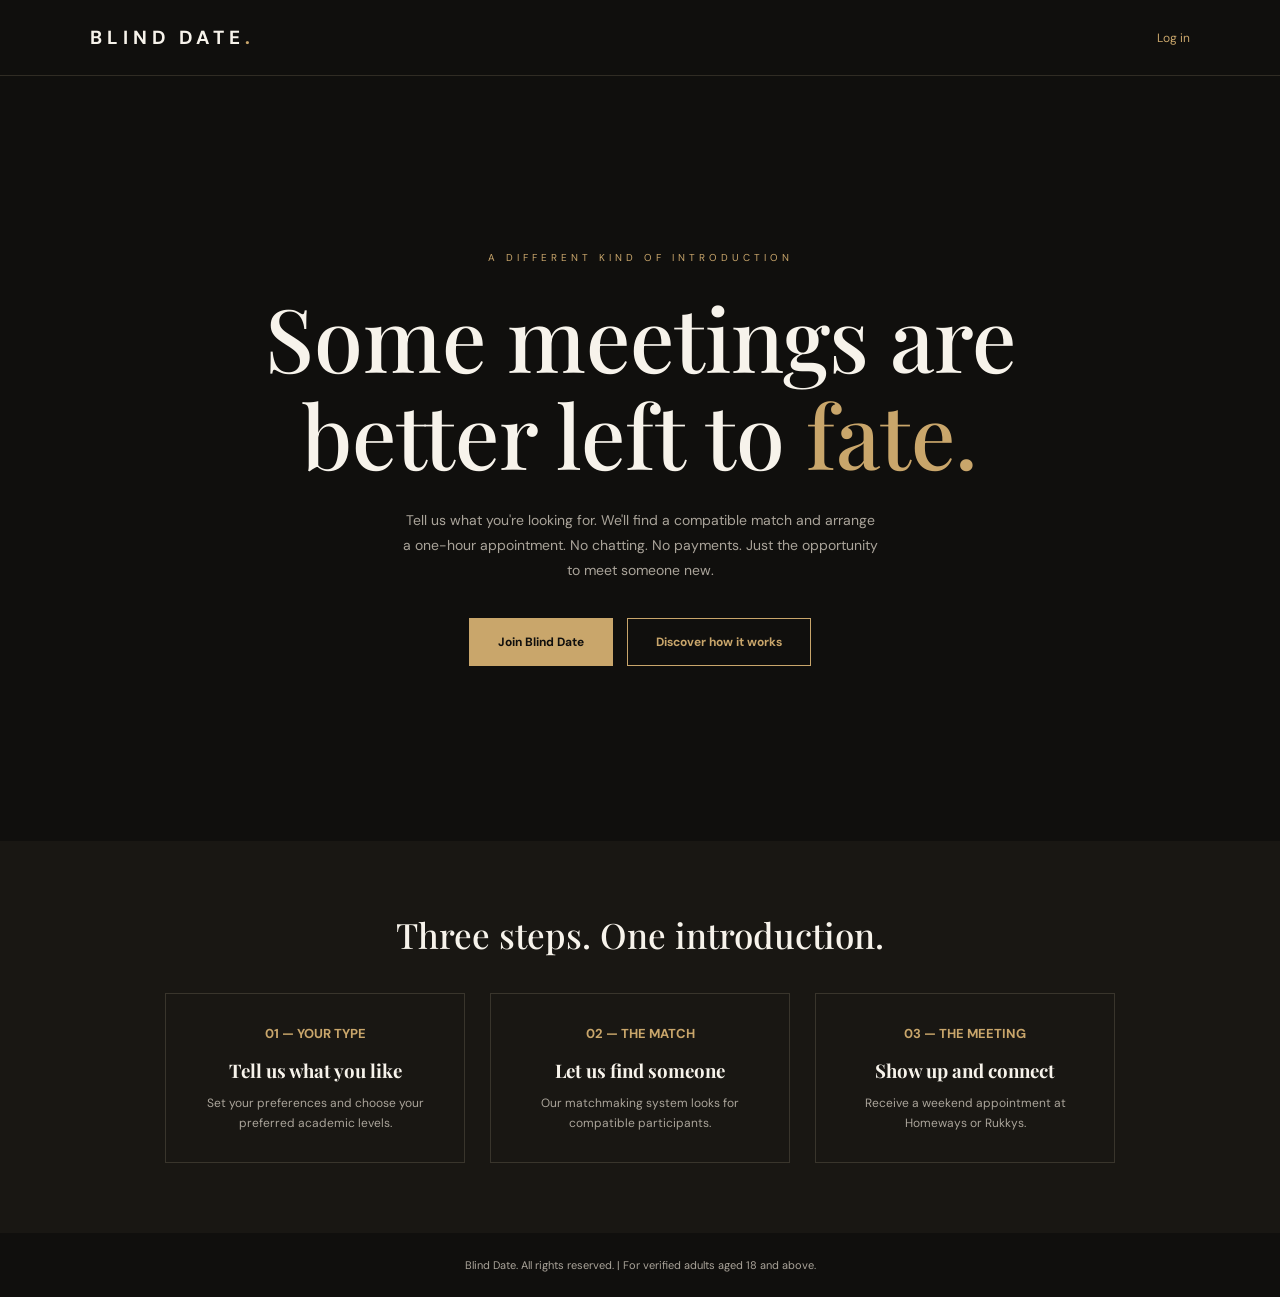
<file: index.html>
<!DOCTYPE html>
<html lang="en">
<head>
  <meta charset="UTF-8">
  <meta name="viewport" content="width=device-width, initial-scale=1.0">
  <title>Blind Date — Let Fate Introduce You</title>
  <link rel="stylesheet" href="css/style.css">
  <style>
    .hero {
      min-height: 85vh;
      display: flex;
      flex-direction: column;
      align-items: center;
      justify-content: center;
      text-align: center;
      padding: 50px 20px;
    }
    .hero-tag {
      color: var(--gold);
      letter-spacing: 4px;
      font-size: 10px;
      margin-bottom: 25px;
    }
    .hero h1 {
      font-family: 'Playfair Display', serif;
      font-size: clamp(48px, 9vw, 88px);
      font-weight: 500;
      line-height: 1.1;
      max-width: 850px;
    }
    .hero h1 span { color: var(--gold); }
    .hero p {
      color: var(--muted);
      max-width: 480px;
      line-height: 1.8;
      margin: 25px 0 35px;
      font-size: 14px;
    }
    .hero-actions {
      display: flex;
      gap: 14px;
      flex-wrap: wrap;
      justify-content: center;
    }
    .hero-actions a {
      padding: 15px 28px;
      text-decoration: none;
      font-size: 12px;
      font-weight: 700;
      border: 1px solid var(--gold);
    }
    .primary-link { background: var(--gold); color: var(--black); }
    .secondary-link { color: var(--gold); }
    .how-section {
      padding: 70px 20px;
      background: #191713;
      text-align: center;
    }
    .how-section h2 {
      font-family: 'Playfair Display', serif;
      font-size: 35px;
      font-weight: 500;
      margin-bottom: 35px;
    }
    .steps {
      max-width: 950px;
      margin: auto;
      display: grid;
      grid-template-columns: repeat(3, 1fr);
      gap: 25px;
    }
    .step {
      padding: 28px 20px;
      border: 1px solid #39352c;
    }
    .step strong { color: var(--gold); font-size: 13px; }
    .step h3 { margin: 15px 0 10px; font-family: 'Playfair Display', serif; }
    .step p { color: var(--muted); font-size: 12px; line-height: 1.7; }
    footer {
      padding: 25px;
      text-align: center;
      color: var(--muted);
      font-size: 11px;
    }
    @media(max-width:650px) {
      .steps { grid-template-columns: 1fr; }
    }
  </style>
</head>
<body>
  <header style="padding:25px 7%;display:flex;justify-content:space-between;align-items:center;border-bottom:1px solid #302c24;">
    <a href="index.html" class="brand" style="margin:0;">BLIND DATE<span>.</span></a>
    <a href="login.html" style="color:var(--gold);text-decoration:none;font-size:12px;">Log in</a>
  </header>

  <main>
    <section class="hero">
      <span class="hero-tag">A DIFFERENT KIND OF INTRODUCTION</span>
      <h1>Some meetings are better left to <span>fate.</span></h1>
      <p>
        Tell us what you're looking for. We'll find a compatible match
        and arrange a one-hour appointment. No chatting. No payments.
        Just the opportunity to meet someone new.
      </p>
      <div class="hero-actions">
        <a href="register.html" class="primary-link">Join Blind Date</a>
        <a href="#how" class="secondary-link">Discover how it works</a>
      </div>
    </section>

    <section class="how-section" id="how">
      <h2>Three steps. One introduction.</h2>
      <div class="steps">
        <article class="step">
          <strong>01 — YOUR TYPE</strong>
          <h3>Tell us what you like</h3>
          <p>Set your preferences and choose your preferred academic levels.</p>
        </article>
        <article class="step">
          <strong>02 — THE MATCH</strong>
          <h3>Let us find someone</h3>
          <p>Our matchmaking system looks for compatible participants.</p>
        </article>
        <article class="step">
          <strong>03 — THE MEETING</strong>
          <h3>Show up and connect</h3>
          <p>Receive a weekend appointment at Homeways or Rukkys.</p>
        </article>
      </div>
    </section>
  </main>

  <footer>
    Blind Date. All rights reserved. | For verified adults aged 18 and above.
  </footer>
</body>
</html>
</file>
<file: css/style.css>
@import url('https://fonts.googleapis.com/css2?family=DM+Sans:wght@400;500;600;700&family=Playfair+Display:wght@500;600;700&display=swap');

:root {
  --black: #100f0d;
  --cream: #f7f3eb;
  --gold: #c9a66b;
  --muted: #aaa49a;
  --white: #fff;
}

* {
  margin: 0;
  padding: 0;
  box-sizing: border-box;
}

body {
  min-height: 100vh;
  background: var(--black);
  color: var(--cream);
  font-family: 'DM Sans', sans-serif;
}

.auth-container {
  min-height: 100vh;
  display: flex;
  flex-direction: column;
  align-items: center;
  justify-content: center;
  padding: 45px 20px;
}

.brand {
  color: var(--cream);
  text-decoration: none;
  font-size: 19px;
  font-weight: 700;
  letter-spacing: 5px;
  margin-bottom: 35px;
}

.brand span {
  color: var(--gold);
}

.auth-card {
  width: 100%;
  max-width: 450px;
  padding: 42px;
  background: #191713;
  border: 1px solid #353027;
  border-radius: 5px;
}

.eyebrow {
  color: var(--gold);
  font-size: 10px;
  letter-spacing: 3px;
  font-weight: 700;
  margin-bottom: 14px;
}

.auth-card h1 {
  font-family: 'Playfair Display', serif;
  font-size: 35px;
  font-weight: 500;
  margin-bottom: 12px;
}

.subtitle {
  color: var(--muted);
  font-size: 13px;
  line-height: 1.7;
  margin-bottom: 30px;
}

#registerForm {
  display: flex;
  flex-direction: column;
}

#registerForm label {
  font-size: 12px;
  margin-bottom: 9px;
  margin-top: 17px;
}

#registerForm input:not([type="checkbox"]) {
  width: 100%;
  padding: 15px;
  background: #211f1a;
  border: 1px solid #39352c;
  border-radius: 3px;
  color: var(--white);
  font-family: inherit;
  font-size: 13px;
  outline: none;
}

#registerForm input:focus {
  border-color: var(--gold);
}

#registerForm input::placeholder {
  color: #777168;
}

#registerForm input[type="date"] {
  color-scheme: dark;
}

.checkbox-label {
  display: flex;
  align-items: center;
  gap: 10px;
  color: var(--muted);
  font-size: 11px !important;
  line-height: 1.5;
}

.checkbox-label input {
  accent-color: var(--gold);
}

#registerButton {
  width: 100%;
  padding: 16px;
  margin-top: 25px;
  background: var(--gold);
  color: var(--black);
  border: none;
  border-radius: 3px;
  font-weight: 700;
  font-family: inherit;
  cursor: pointer;
  transition: 0.25s;
}

#registerButton:hover {
  background: #e0bd82;
}

#registerButton:disabled {
  opacity: 0.6;
  cursor: not-allowed;
}

#authMessage {
  font-size: 12px;
  color: var(--gold);
  margin-top: 15px;
  line-height: 1.6;
}

.switch-auth {
  text-align: center;
  color: var(--muted);
  font-size: 12px;
  margin-top: 25px;
}

.switch-auth a {
  color: var(--gold);
  text-decoration: none;
}

@media (max-width: 480px) {
  .auth-container {
    padding: 30px 15px;
  }

  .auth-card {
    padding: 28px 22px;
  }

  .auth-card h1 {
    font-size: 29px;
  }
}
</file>
